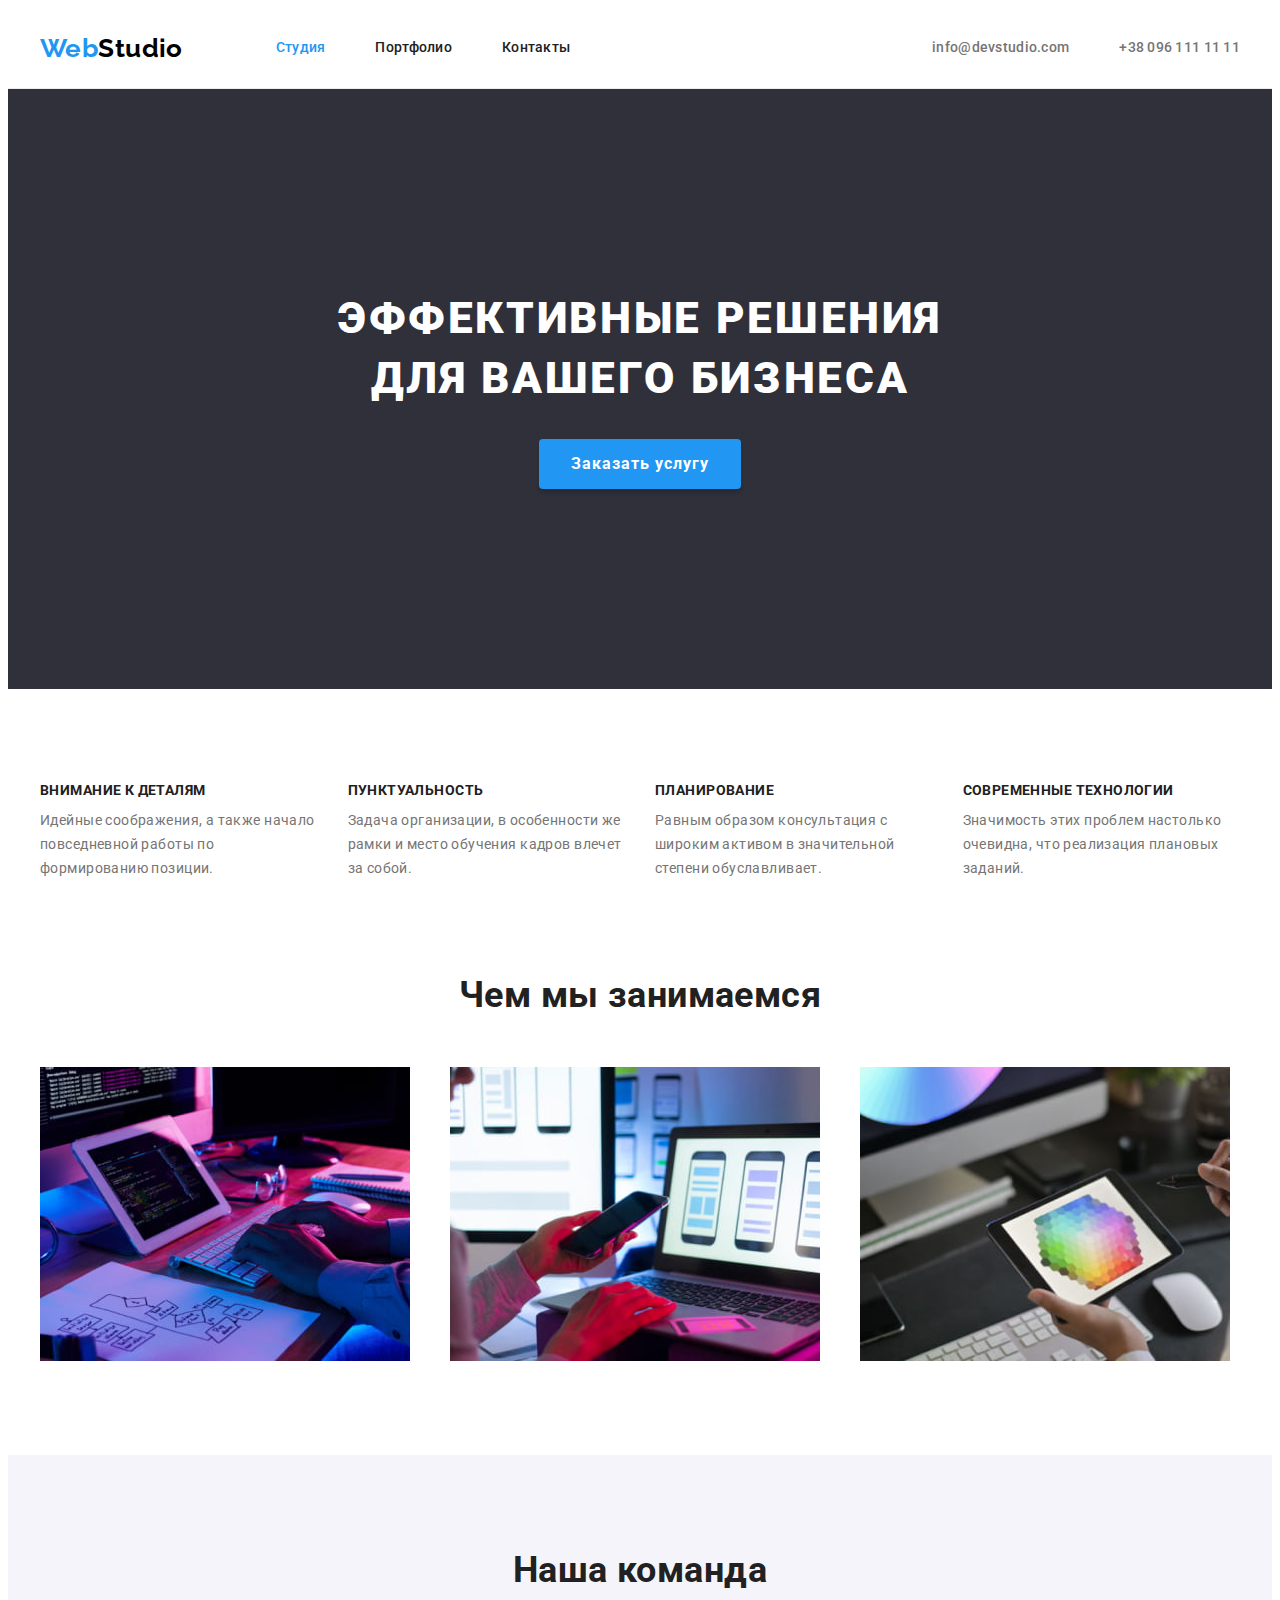
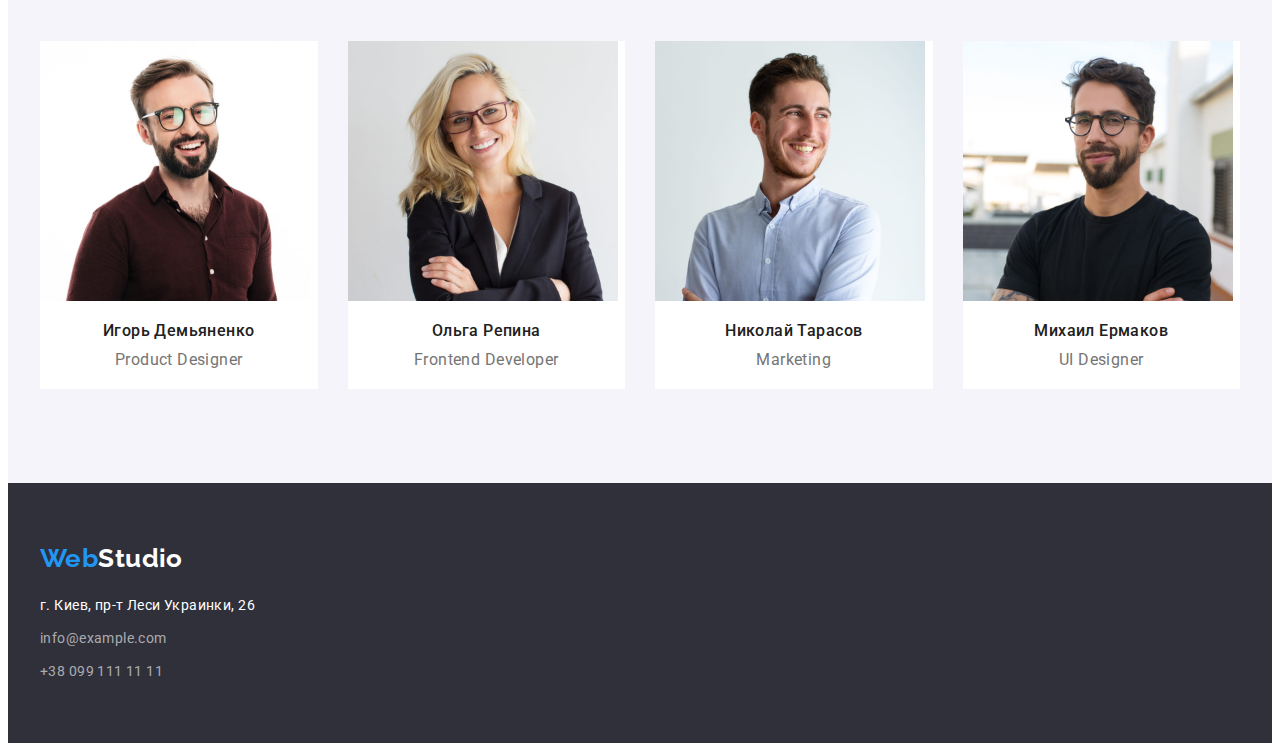
<file: index.html>
<!doctype html>
<html lang="ru">

<head>
  <meta charset="utf-8">
  <meta name="viewport" content="width=device-width, initial-scale=1.0">
  <title>WebStudio</title>
  <link rel="preconnect" href="https://fonts.googleapis.com">
  <link rel="preconnect" href="https://fonts.gstatic.com" crossorigin>
  <link href="https://fonts.googleapis.com/css2?family=Raleway:wght@700&family=Roboto:wght@400;500;700;900&display=swap" rel="stylesheet">
  <link rel="stylesheet" href="https://cdnjs.cloudflare.com/ajax/libs/modern-normalize/1.1.0/modern-normalize.min.css" integrity="sha512-wpPYUAdjBVSE4KJnH1VR1HeZfpl1ub8YT/NKx4PuQ5NmX2tKuGu6U/JRp5y+Y8XG2tV+wKQpNHVUX03MfMFn9Q==" crossorigin="anonymous" referrerpolicy="no-referrer" />
  <link rel="stylesheet" href="./css/styles.css">
</head>

<body>
  <header class="header">
    <div class="header-flex container">
      <nav class="header-navigation">
        <a class="logo logo-header link" href="./index.html" lang="en">Web<span class="logo-black-part">Studio</span></a>
        <ul class="nav list">
          <li class="nav-item">
            <a class="nav-link link current" href="./index.html">Студия</a>
          </li>
          <li class="nav-item">
            <a class="nav-link link" href="./portfolio.html">Портфолио</a>
          </li>
          <li class="nav-item">
            <a class="nav-link link" href="">Контакты</a>
          </li>
        </ul>
      </nav>
      <ul class="contacts list">
        <li class="contacts-item">
          <a class="contacts-link link" href="mailto:info@devstudio.com">info@devstudio.com</a>
        </li>
        <li class="contacts-item">
          <a class="contacts-link link" href="tel:+380961111111">+38 096 111 11 11</a>
        </li>
      </ul>
    </div>
  </header>
  <main>
    <section class="hero">
      <div class="container">
        <h1 class="hero-title">Эффективные решения для вашего бизнеса</h1>
        <button class="btn hero-btn" type="button">Заказать услугу</button>
      </div>
    </section>
    <section class="section padding-bottom-none">
      <div class="container">
        <h2 class="visually-hidden">Особенности</h2>
        <ul class="features list">
          <li class="features-item">
            <h3 class="features-subtitle">Внимание к деталям</h3>
            <p class="features-text">Идейные соображения, а также начало повседневной работы по формированию позиции.</p>
          </li>
          <li class="features-item">
            <h3 class="features-subtitle">Пунктуальность</h3>
            <p class="features-text">Задача организации, в особенности же рамки и место обучения кадров влечет за собой.</p>
          </li>
          <li class="features-item">
            <h3 class="features-subtitle">Планирование</h3>
            <p class="features-text">Равным образом консультация с широким активом в значительной степени обуславливает.</p>
          </li>
          <li class="features-item">
            <h3 class="features-subtitle">Современные технологии</h3>
            <p class="features-text">Значимость этих проблем настолько очевидна, что реализация плановых заданий.</p>
          </li>
        </ul>
      </div>
    </section>
    <section class="section">
      <div class="container">
        <h2 class="examples-title">Чем мы занимаемся</h2>
        <ul class="examples list">
          <li class="examples-item"><img src="./images/img-1.jpg" alt="Код на экране планшета" width="370" height="294"></li>
          <li class="examples-item"><img src="./images/img-2.jpg" alt="Три разных макета мобильного сайта на экране ноутбука" width="370" height="294"></li>
          <li class="examples-item"><img src="./images/img-3.jpg" alt="Цветовая гамма на экране планшета" width="370" height="294"></li>
        </ul>
      </div>
    </section>
    <section class="team section">
      <div class="container">
        <h2 class="team-title">Наша команда</h2>
        <ul class="team-list list">
          <li class="team-item">
            <img src="./images/specialist-1.jpg" alt="Фото Игоря Демьяненко" width="270" height="260">
            <div class="team-content">
              <h3 class="team-subtitle">Игорь Демьяненко</h3>
              <p class="team-text" lang="en">Product Designer</p>
            </div>
          </li>
          <li class="team-item">
            <img src="./images/specialist-2.jpg" alt="Фото Ольги Репиной" width="270" height="260">
            <div class="team-content">
              <h3 class="team-subtitle">Ольга Репина</h3>
              <p class="team-text" lang="en">Frontend Developer</p>
            </div>
          </li>
          <li class="team-item">
            <img src="./images/specialist-3.jpg" alt="Фото Николая Тарасова" width="270" height="260">
            <div class="team-content">
              <h3 class="team-subtitle">Николай Тарасов</h3>
              <p class="team-text" lang="en">Marketing</p>
            </div>
          </li>
          <li class="team-item">
            <img src="./images/specialist-4.jpg" alt="Фото Михаила Ермакова" width="270" height="260">
            <div class="team-content">         
              <h3 class="team-subtitle">Михаил Ермаков</h3>
              <p class="team-text" lang="en">UI Designer</p>
            </div>
          </li>
        </ul>
      </div>
    </section>
  </main>
  <footer class="footer">
    <div class="container">
      <a class="logo logo-footer link" href="./index.html" lang="en">Web<span class="logo-white-part">Studio</span></a>
      <address class="footer-contacts">
        <p class="address">г. Киев, пр-т Леси Украинки, 26</p>
        <ul class="list">
        <li class="footer-contacts-item">
          <a class="footer-contacts-link link" href="mailto:info@example.com">info@example.com</a>
        </li>
        <li class="footer-contacts-item">
          <a class="footer-contacts-link link" href="tel:+380991111111">+38 099 111 11 11</a>
        </li>
        </ul>
      </address>
    </div>
  </footer>
</body>

</html>
</file>
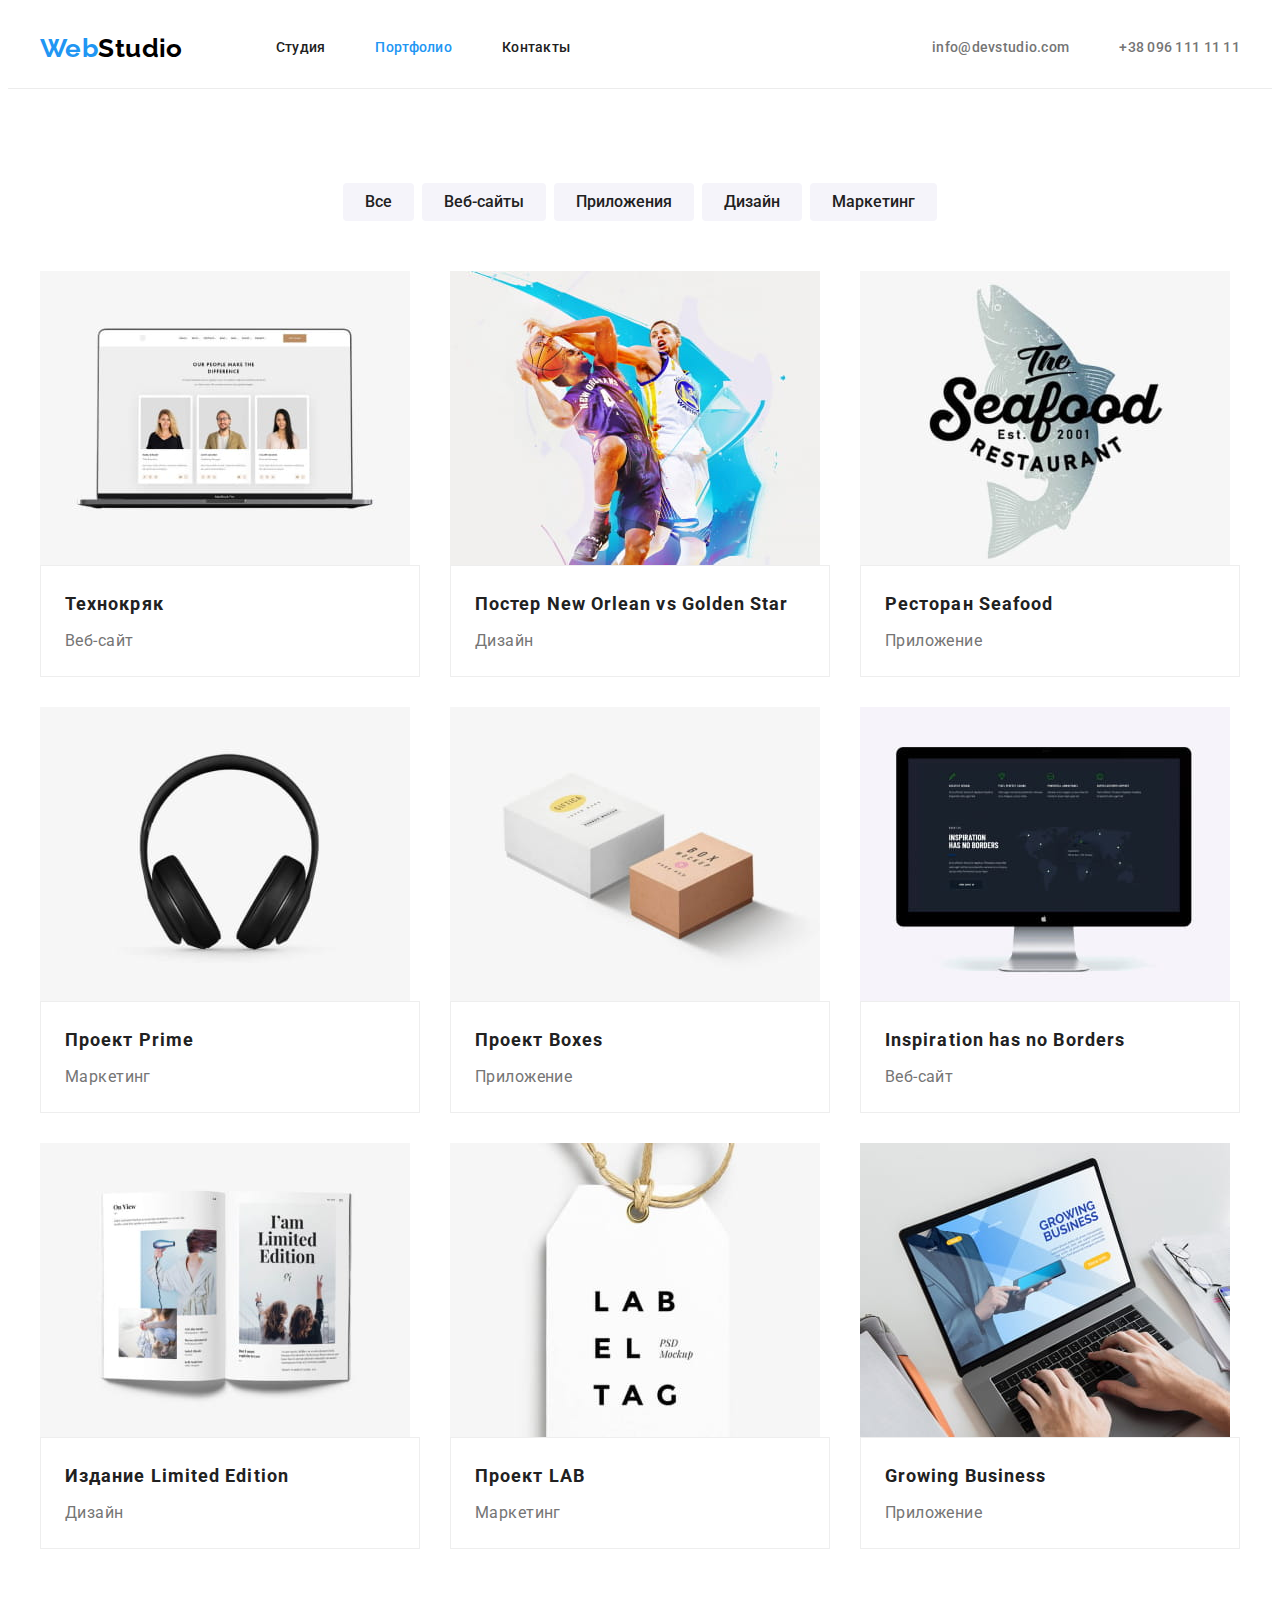
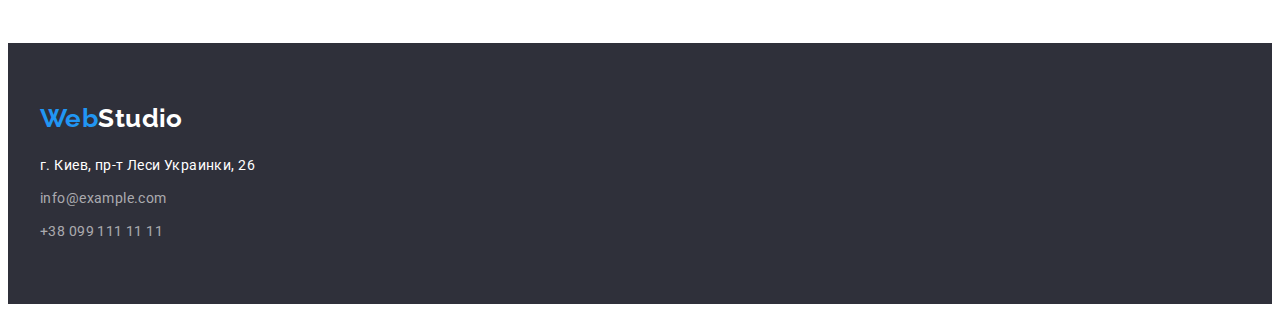
<file: portfolio.html>
<!doctype html>
<html lang="ru">

<head>
  <meta charset="utf-8">
  <meta name="viewport" content="width=device-width, initial-scale=1.0">
  <title>WebStudio</title>
  <link rel="preconnect" href="https://fonts.googleapis.com">
  <link rel="preconnect" href="https://fonts.gstatic.com" crossorigin>
  <link href="https://fonts.googleapis.com/css2?family=Raleway:wght@700&family=Roboto:wght@400;500;700;900&display=swap" rel="stylesheet">
  <link rel="stylesheet" href="https://cdnjs.cloudflare.com/ajax/libs/modern-normalize/1.1.0/modern-normalize.min.css" integrity="sha512-wpPYUAdjBVSE4KJnH1VR1HeZfpl1ub8YT/NKx4PuQ5NmX2tKuGu6U/JRp5y+Y8XG2tV+wKQpNHVUX03MfMFn9Q==" crossorigin="anonymous" referrerpolicy="no-referrer" />
  <link rel="stylesheet" href="./css/styles.css">
</head>

<body>
  <header class="header">
    <div class="header-flex container">
      <nav class="header-navigation">
        <a class="logo logo-header link" href="./index.html" lang="en">Web<span class="logo-black-part">Studio</span></a>
        <ul class="nav list">
          <li class="nav-item">
            <a class="nav-link link" href="./index.html">Студия</a>
          </li>
          <li class="nav-item">
            <a class="nav-link link current" href="./portfolio.html">Портфолио</a>
          </li>
          <li class="nav-item">
            <a class="nav-link link" href="">Контакты</a>
          </li>
        </ul>
      </nav>
      <ul class="contacts list">
        <li class="contacts-item">
          <a class="contacts-link link" href="mailto:info@devstudio.com">info@devstudio.com</a>
        </li>
        <li class="contacts-item">
          <a class="contacts-link link" href="tel:+380961111111">+38 096 111 11 11</a>
        </li>
      </ul>
    </div>
  </header>
  <main>
    <section class="section">
      <div class="container">
        <h1 class="visually-hidden">Портфолио</h1>
        <ul class="portfolio-btn-list list">
          <li class="portfolio-btn-item"><button class="btn portfolio-btn" type="button">Все</button></li>
          <li class="portfolio-btn-item"><button class="btn portfolio-btn" type="button">Веб-сайты</button></li>
          <li class="portfolio-btn-item"><button class="btn portfolio-btn" type="button">Приложения</button></li>
          <li class="portfolio-btn-item"><button class="btn portfolio-btn" type="button">Дизайн</button></li>
          <li class="portfolio-btn-item"><button class="btn portfolio-btn" type="button">Маркетинг</button></li>
        </ul>
        <ul class="portfolio-list list">
          <li class="portfolio-item">
            <img src="./images/portfolio-1.jpg" alt="Пример веб-сайта" width="370" height="294">
            <div class="portfolio-item-content">
              <h2 class="portfolio-subtitle">Технокряк</h2>
              <p class="portfolio-text">Веб-сайт</p>
            </div>
          </li>
          <li class="portfolio-item">
            <img src="./images/portfolio-2.jpg" alt="Постер" width="370" height="294">
            <div class="portfolio-item-content">
              <h2 class="portfolio-subtitle">Постер <span lang="en">New Orlean vs Golden Star</span></h2>
              <p class="portfolio-text">Дизайн</p>
            </div>
          </li>
          <li class="portfolio-item">
            <img src="./images/portfolio-3.jpg" alt="Логотип ресторана" width="370" height="294">
            <div class="portfolio-item-content">
              <h2 class="portfolio-subtitle">Ресторан <span lang="en">Seafood</span></h2>
              <p class="portfolio-text">Приложение</p>
            </div>
          </li>
          <li class="portfolio-item">
            <img src="./images/portfolio-4.jpg" alt="Наушники" width="370" height="294">
            <div class="portfolio-item-content">
              <h2 class="portfolio-subtitle">Проект <span lang="en">Prime</span></h2>
              <p class="portfolio-text">Маркетинг</p>
            </div>
          </li>
          <li class="portfolio-item">
            <img src="./images/portfolio-5.jpg" alt="Коробки" width="370" height="294">
            <div class="portfolio-item-content">
              <h2 class="portfolio-subtitle">Проект <span lang="en">Boxes</span></h2>
              <p class="portfolio-text">Приложение</p>
            </div>
          </li>
          <li class="portfolio-item">
            <img src="./images/portfolio-6.jpg" alt="Пример веб-сайта" width="370" height="294">
            <div class="portfolio-item-content">
              <h2 class="portfolio-subtitle" lang="en">Inspiration has no Borders</h2>
              <p class="portfolio-text">Веб-сайт</p>
            </div>
          </li>
          <li class="portfolio-item">
            <img src="./images/portfolio-7.jpg" alt="Журнал" width="370" height="294">
            <div class="portfolio-item-content">
              <h2 class="portfolio-subtitle">Издание <span lang="en">Limited Edition</span></h2>
              <p class="portfolio-text">Дизайн</p>
            </div>
          </li>
          <li class="portfolio-item">
            <img src="./images/portfolio-8.jpg" alt="Этикетка с логотипом" width="370" height="294">
            <div class="portfolio-item-content">
              <h2 class="portfolio-subtitle">Проект <span lang="en">LAB</span></h2>
              <p class="portfolio-text">Маркетинг</p>
            </div>
          </li>
          <li class="portfolio-item">
            <img src="./images/portfolio-9.jpg" alt="Демонстрация приложения" width="370" height="294">
            <div class="portfolio-item-content">
              <h2 class="portfolio-subtitle" lang="en">Growing Business</h2>
              <p class="portfolio-text">Приложение</p>
            </div>
          </li>
        </ul>
      </div>
    </section>
  </main>
  <footer class="footer">
    <div class="container">
      <a class="logo logo-footer link" href="./index.html" lang="en">Web<span class="logo-white-part">Studio</span></a>
      <address class="footer-contacts">
        <p class="address">г. Киев, пр-т Леси Украинки, 26</p>
        <ul class="list">
          <li class="footer-contacts-item">
            <a class="footer-contacts-link link" href="mailto:info@example.com">info@example.com</a>
          </li>
          <li class="footer-contacts-item">
            <a class="footer-contacts-link link" href="tel:+380991111111">+38 099 111 11 11</a>
          </li>
        </ul>
      </address>
    </div>
  </footer>
</body>

</html>
</file>
<file: css/styles.css>
:root {
  --primary-color: #757575;
  --title-color: #212121;
  --accent-color: #2196f3;
}

body {
  font-family: Roboto, sans-serif;
  font-size: 14px;
  color: var(--primary-color);
  letter-spacing: 0.03em;
}

p,
h1,
h2,
h3,
h4,
h5,
h6 {
  margin: 0;
}

ul {
  margin: 0;
  padding-left: 0;
}

img {
  display: block;
}

.link {
  text-decoration: none;
}

.link:hover,
.link:focus {
  color: var(--accent-color);
}

.list {
  list-style: none;
}

.btn {
  font-family: inherit;
  font-size: 16px;

  cursor: pointer;
  border: none;
  border-radius: 4px;
}

.container {
  width: 1200px;
  margin: 0 auto;
  padding-left: 15px;
  padding-right: 15px;
}

.section {
  padding-top: 94px;
  padding-bottom: 94px;
}

.visually-hidden {
  position: absolute !important;
  clip: rect(1px 1px 1px 1px);
  clip: rect(1px, 1px, 1px, 1px);
  padding: 0 !important;
  border: 0 !important;
  height: 1px !important;
  width: 1px !important;
  overflow: hidden;
}

/* Header */

.header {
  border-bottom: 1px solid #ececec;
}

.header-flex {
  display: flex;
}

.header-navigation {
  display: flex;
  align-items: center;
}

.logo {
  font-family: Raleway, sans-serif;
  font-weight: 700;
  font-size: 26px;
  line-height: 1.19;
  color: var(--accent-color);
}

.logo-header {
  margin-right: 93px;
}

.logo-black-part {
  color: #000000;
}

.logo-white-part {
  color: #ffffff;
}

.nav,
.contacts {
  display: flex;

  font-weight: 500;
  line-height: 1.14;
  letter-spacing: 0.02em;
}

.contacts {
  margin-left: auto;
  align-items: center;
}

.nav-item:not(:last-child),
.contacts-item:not(:last-child) {
  margin-right: 50px;
}

.nav-link {
  display: inline-block;
  padding-top: 32px;
  padding-bottom: 32px;

  color: #212121;
}

.contacts-link {
  color: #757575;
}

.current {
  color: var(--accent-color);
}

/* Hero */

.hero {
  padding-top: 200px;
  padding-bottom: 200px;
  background-color: #2f303a;
}

.hero-title {
  max-width: 696px;
  margin: 0 auto 30px;

  font-weight: 900;
  font-size: 44px;
  line-height: 1.36;
  text-align: center;
  letter-spacing: 0.06em;
  text-transform: uppercase;
  color: #ffffff;
}

.hero-btn {
  display: block;
  padding: 10px 32px;
  margin: 0 auto;

  font-weight: 700;
  line-height: 1.88;
  letter-spacing: 0.06em;
  color: #ffffff;
  background-color: var(--accent-color);
  box-shadow: 0px 4px 4px rgba(0, 0, 0, 0.15);
}

/* Features */

.features {
  display: flex;
  margin-right: -30px;
}

.features-subtitle {
  margin-bottom: 10px;

  font-weight: 700;
  font-size: inherit;
  line-height: 1.14;
  text-transform: uppercase;
  color: var(--title-color);
}

.features-item {
  flex-basis: calc(100% / 4 - 30px);
  margin-right: 30px;
}

.features-text {
  line-height: 1.71;
}

.padding-bottom-none {
  padding-bottom: 0;
}

/* Examples & Team */

.examples {
  display: flex;
  margin-right: -30px;
}

.examples-item {
  flex-basis: calc(100% / 3 - 30px);
  margin-right: 30px;
}

.examples-title,
.team-title {
  margin-bottom: 50px;

  font-weight: 700;
  font-size: 36px;
  line-height: 1.17;
  text-align: center;
  color: var(--title-color);
}

.team {
  background-color: #f5f4fa;
}

.team-list {
  display: flex;
  margin-right: -30px;
}

.team-item {
  flex-basis: calc(100% / 4 - 30px);
  margin-right: 30px;

  background-color: #ffffff;
}

.team-content {
  padding: 20px 30px;
}

.team-subtitle {
  margin-bottom: 10px;

  font-weight: 500;
  font-size: 16px;
  line-height: 1.19;
  text-align: center;
  color: var(--title-color);
}

.team-text {
  font-size: 16px;
  line-height: 1.19;
  text-align: center;
}

/* Footer */

.footer {
  padding-top: 60px;
  padding-bottom: 60px;
  background-color: #2f303a;
}

.logo-footer {
  display: inline-block;
  margin-bottom: 20px;
}

.footer-contacts {
  font-style: normal;
  line-height: 1.71;
}

.address {
  margin-bottom: 9px;

  color: #ffffff;
}

.footer-contacts-link {
  color: rgba(255, 255, 255, 0.6);
}

.footer-contacts-item:not(:last-child) {
  margin-bottom: 9px;
}

/* Portfolio */

.portfolio-btn-list {
  display: flex;
  justify-content: center;
  margin-bottom: 50px;
}

.portfolio-btn-item:not(:last-child) {
  margin-right: 8px;
}

.portfolio-btn {
  padding: 6px 22px;

  font-weight: 500;
  line-height: 1.63;
  color: #212121;
  background-color: #f5f4fa;
}

.portfolio-btn:hover,
.portfolio-btn:focus {
  color: #ffffff;
  background-color: var(--accent-color);
}

.portfolio-list {
  display: flex;
  flex-wrap: wrap;
  margin-right: -30px;
  margin-bottom: -30px;
}

.portfolio-item {
  flex-basis: calc(100% / 3 - 30px);
  margin-right: 30px;
  margin-bottom: 30px;
}

.portfolio-subtitle {
  margin-bottom: 4px;

  font-weight: 700;
  font-size: 18px;
  line-height: 2;
  letter-spacing: 0.06em;
  color: var(--title-color);
}

.portfolio-text {
  font-size: 16px;
  line-height: 1.88;
}

.portfolio-item-content {
  padding: 20px 24px;
  border: 1px solid #eeeeee;
}
</file>
